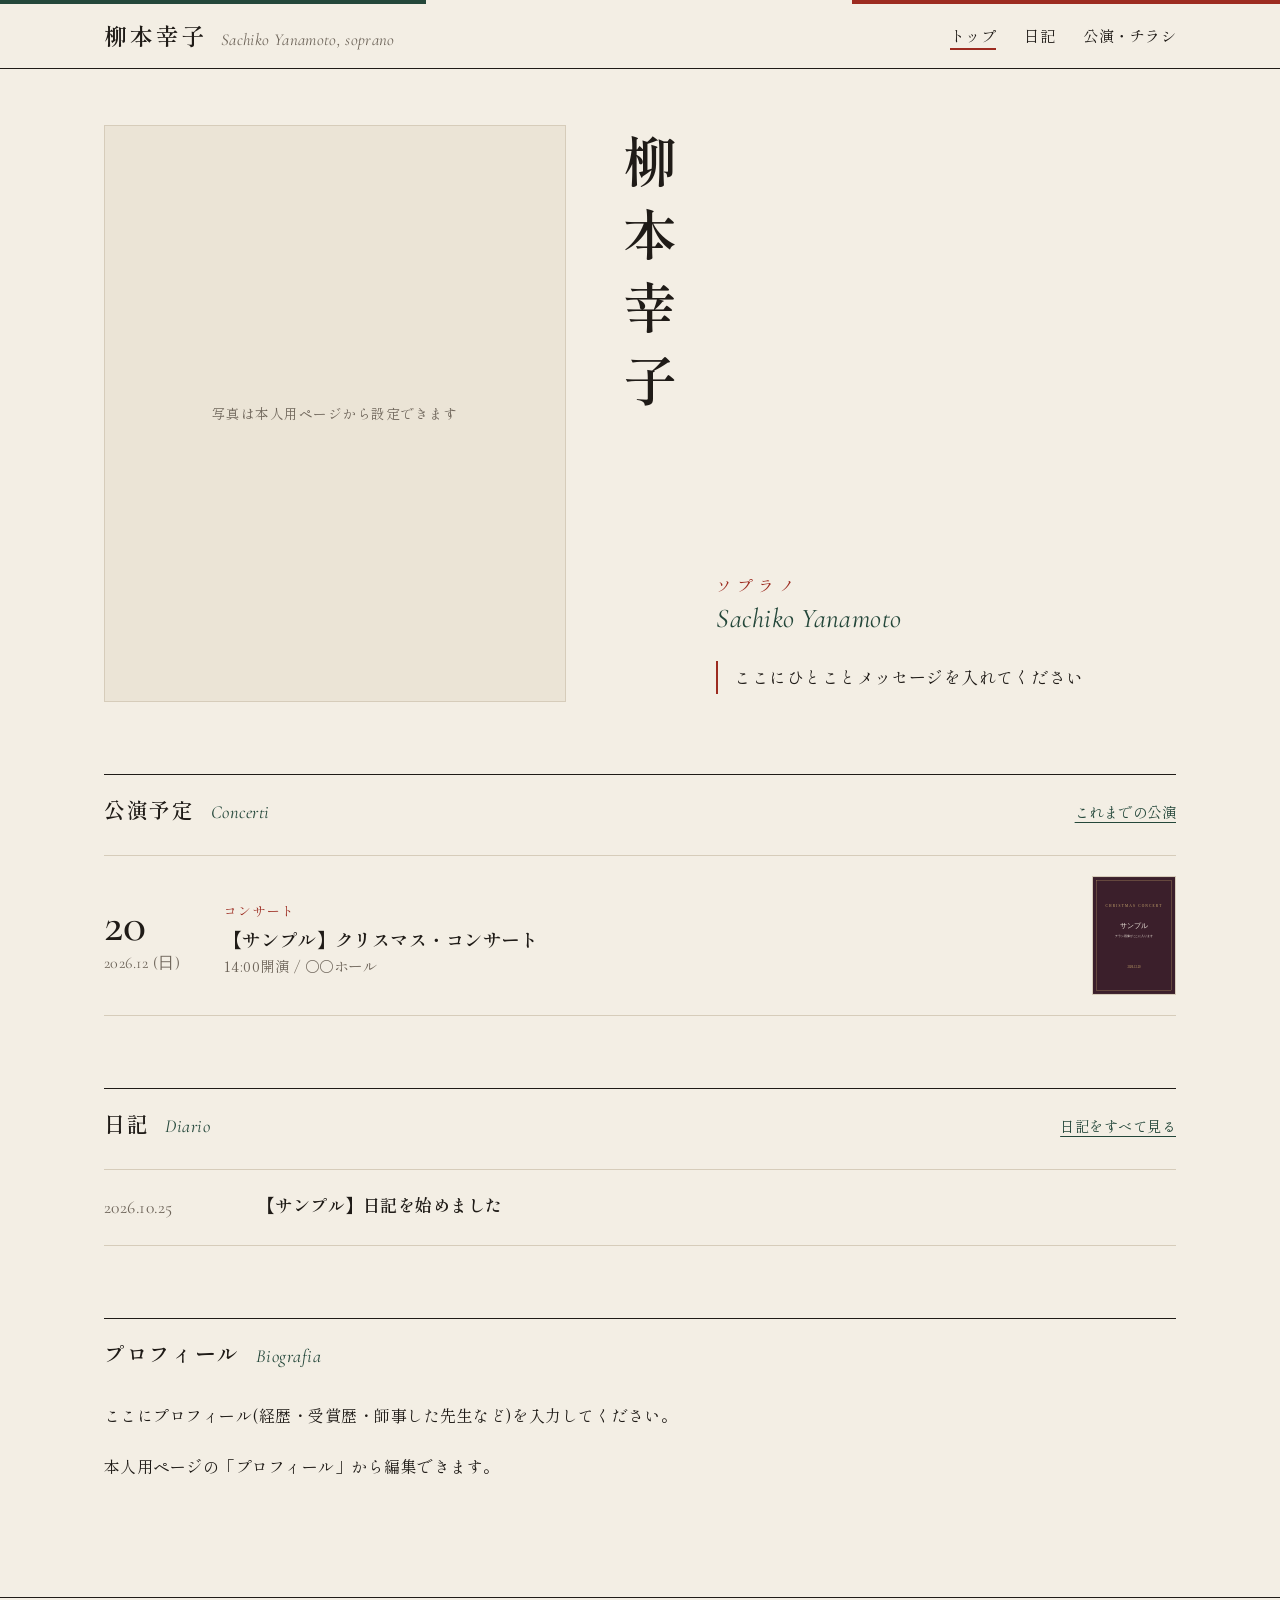
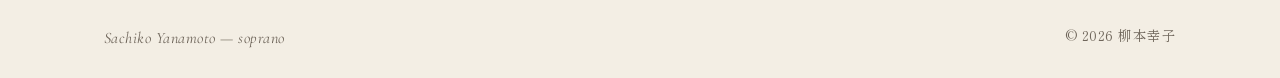
<file: index.html>
<!doctype html>
<html lang="ja">
<head>
  <meta charset="utf-8">
  <meta name="viewport" content="width=device-width, initial-scale=1">
  <title>柳本幸子 | ソプラノ</title>
  <link rel="preconnect" href="https://fonts.googleapis.com">
  <link href="https://fonts.googleapis.com/css2?family=Cormorant+Garamond:ital,wght@0,400;0,500;1,400&family=Shippori+Mincho:wght@400;600&display=swap" rel="stylesheet">
  <link rel="stylesheet" href="assets/style.css">
</head>
<body>
  <header class="site-header" id="site-header"></header>
  <main>
    <section class="hero">
      <div class="hero-photo" id="photo">写真は本人用ページから設定できます</div>
      <div class="hero-text">
        <h1 id="name">柳本幸子</h1>
        <div class="hero-side">
          <p class="role" id="role">ソプラノ</p>
          <p class="en" id="name-en"></p>
          <p class="catch" id="catch"></p>
        </div>
      </div>
    </section>

    <div class="section-head"><h2>公演予定</h2><span class="it">Concerti</span><a class="more" href="concerts.html">これまでの公演</a></div>
    <ul class="sched" id="upcoming"></ul>

    <div class="section-head"><h2>日記</h2><span class="it">Diario</span><a class="more" href="diary.html">日記をすべて見る</a></div>
    <ul class="post-list" id="recent-posts"></ul>

    <div class="section-head"><h2>プロフィール</h2><span class="it">Biografia</span></div>
    <div class="bio-wrap">
      <div class="bio" id="bio"></div>
      <p id="contact"></p>
    </div>
  </main>
  <footer class="site-footer" id="site-footer"></footer>

  <script src="assets/site.js"></script>
  <script>
    Site.header("home");
    (async () => {
      const [profile, posts, events] = await Promise.all([Site.load("profile"), Site.load("posts"), Site.load("events")]);

      document.getElementById("role").textContent = profile.role;
      document.getElementById("name").textContent = profile.name;
      document.getElementById("name-en").textContent = profile.nameEn;
      document.getElementById("catch").textContent = profile.catchphrase;
      document.getElementById("catch").hidden = !profile.catchphrase;
      document.getElementById("bio").innerHTML = Site.formatBody(profile.bio);
      if (profile.contact) document.getElementById("contact").innerHTML = "お問い合わせ: " + Site.formatBody(profile.contact).replace(/^<p>|<\/p>$/g, "");
      if (profile.photo) document.getElementById("photo").innerHTML = `<img src="${Site.esc(profile.photo)}" alt="${Site.esc(profile.name)}">`;

      const upcoming = Site.sortedEvents(events).filter((e) => e.date >= Site.today()).reverse().slice(0, 5);
      document.getElementById("upcoming").innerHTML = upcoming.length
        ? upcoming.map((e) => Site.schedRow(e, "a", `href="concerts.html#${encodeURIComponent(e.id)}"`)).join("")
        : `<li class="empty">現在予定されている公演はありません</li>`;

      const recent = Site.publishedPosts(posts).slice(0, 5);
      document.getElementById("recent-posts").innerHTML = recent.length
        ? recent.map((p) => `<li><a href="post.html?id=${encodeURIComponent(p.id)}"><span class="d">${Site.dotDate(p.date)}</span><span class="t">${Site.esc(p.title)}</span></a></li>`).join("")
        : `<li class="empty">まだ日記はありません</li>`;
    })();
  </script>
</body>
</html>
</file>
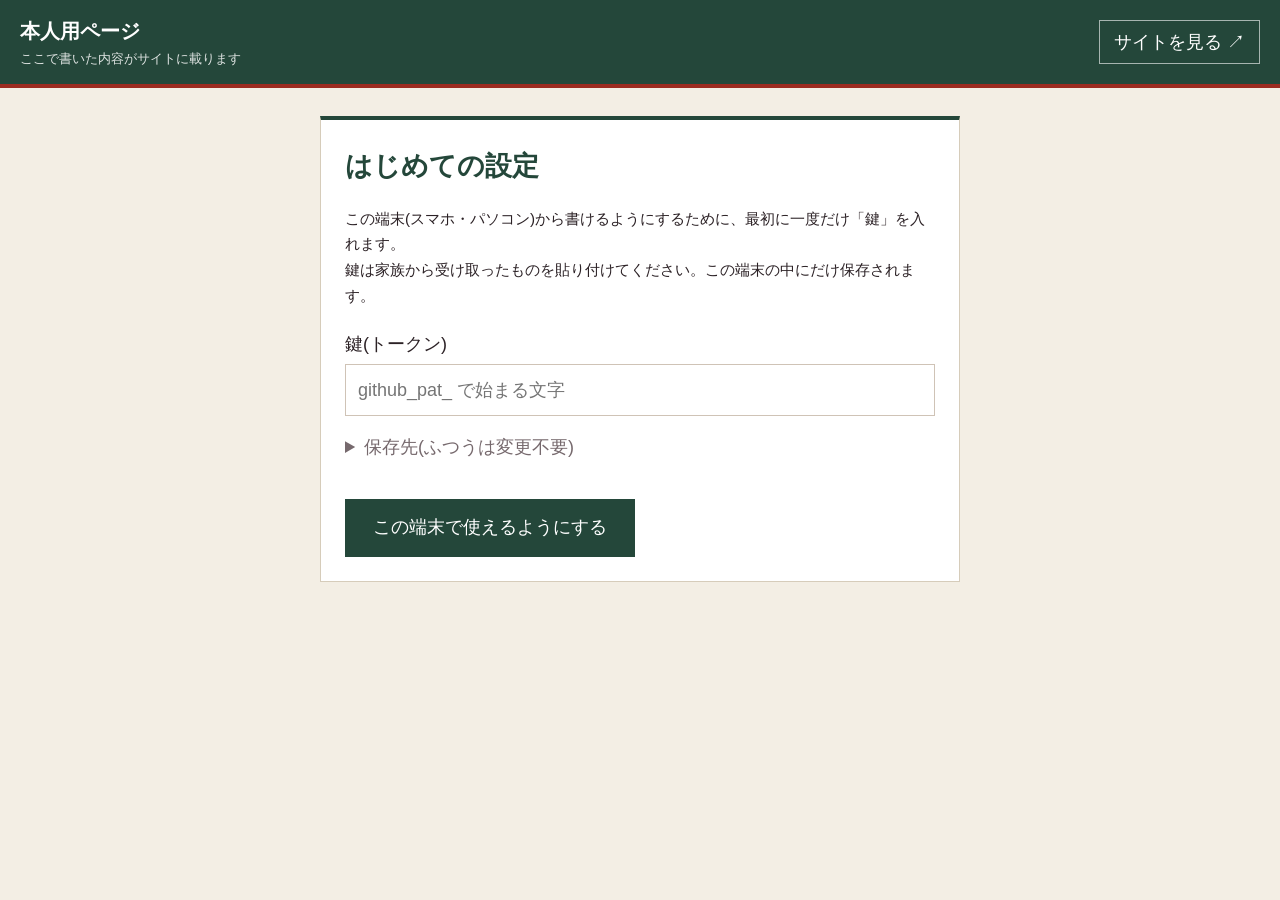
<file: admin/index.html>
<!doctype html>
<html lang="ja">
<head>
  <meta charset="utf-8">
  <meta name="viewport" content="width=device-width, initial-scale=1">
  <meta name="robots" content="noindex">
  <title>本人用ページ | 柳本幸子</title>
  <link rel="stylesheet" href="admin.css">
</head>
<body class="loading">
  <header class="bar">
    <div class="bar-title">本人用ページ<small>ここで書いた内容がサイトに載ります</small></div>
    <div class="bar-links">
      <a class="view-link" href="../" target="_blank">サイトを見る ↗</a>
      <button class="view-link" id="forget" hidden>設定</button>
    </div>
  </header>

  <div id="offline" class="offline" hidden></div>

  <section id="setup" class="setup" hidden>
    <form id="setup-form" class="editor">
      <h2>はじめての設定</h2>
      <p>この端末(スマホ・パソコン)から書けるようにするために、最初に一度だけ「鍵」を入れます。<br>
        鍵は家族から受け取ったものを貼り付けてください。この端末の中にだけ保存されます。</p>
      <label>鍵(トークン)<input type="password" name="token" required autocomplete="off" placeholder="github_pat_ で始まる文字"></label>
      <details>
        <summary>保存先(ふつうは変更不要)</summary>
        <div class="row">
          <label>ユーザー名<input type="text" name="owner" required></label>
          <label>リポジトリ名<input type="text" name="repo" required></label>
        </div>
      </details>
      <div class="actions"><button type="submit" class="primary big">この端末で使えるようにする</button></div>
    </form>
  </section>

  <nav class="tabs">
    <button data-tab="posts" class="on">日記</button>
    <button data-tab="events">公演・チラシ</button>
    <button data-tab="profile">プロフィール</button>
  </nav>

  <main>
    <!-- 日記 -->
    <section id="tab-posts">
      <div id="posts-list">
        <button class="primary big" id="new-post">＋ 新しい日記を書く</button>
        <ul class="items" id="posts-items"></ul>
      </div>
      <form id="post-form" class="editor" hidden>
        <h2 id="post-form-title">日記を書く</h2>
        <label>日付<input type="date" name="date" required></label>
        <label>タイトル<input type="text" name="title" required placeholder="例:リハーサルの日"></label>
        <label>本文<textarea name="body" rows="14" placeholder="空行をはさむと段落が分かれます"></textarea></label>
        <div class="field">
          <div class="label">写真(何枚でも)</div>
          <div class="thumbs" id="post-images"></div>
          <label class="file-btn">写真を追加<input type="file" accept="image/*" multiple id="post-image-input" hidden></label>
        </div>
        <label class="check"><input type="checkbox" name="draft"> 下書きにする(サイトには表示しない)</label>
        <div class="actions">
          <button type="submit" class="primary big">保存する</button>
          <button type="button" class="ghost" data-cancel>やめる</button>
          <button type="button" class="danger" id="delete-post">この日記を削除</button>
        </div>
      </form>
    </section>

    <!-- 公演 -->
    <section id="tab-events" hidden>
      <div id="events-list">
        <button class="primary big" id="new-event">＋ 公演を追加する</button>
        <ul class="items" id="events-items"></ul>
      </div>
      <form id="event-form" class="editor" hidden>
        <h2 id="event-form-title">公演を追加</h2>
        <div class="row">
          <label>日付<input type="date" name="date" required></label>
          <label>時間<input type="text" name="time" placeholder="例:14:00開演"></label>
          <label>種類
            <select name="category">
              <option>リサイタル</option><option>コンサート</option><option>イベント</option><option>その他</option>
            </select>
          </label>
        </div>
        <label>公演名<input type="text" name="title" required placeholder="例:柳本幸子 ソプラノ・リサイタル"></label>
        <label>会場<input type="text" name="venue"></label>
        <label>出演者<textarea name="performers" rows="2" placeholder="例:柳本幸子(ソプラノ)/ ○○○○(ピアノ)"></textarea></label>
        <label>曲目<textarea name="program" rows="4"></textarea></label>
        <label>説明・ひとこと<textarea name="description" rows="4"></textarea></label>
        <div class="row">
          <div class="field">
            <div class="label">チラシ(表)</div>
            <div class="flyer-slot" data-slot="flyer"></div>
          </div>
          <div class="field">
            <div class="label">チラシ(裏)</div>
            <div class="flyer-slot" data-slot="flyerBack"></div>
          </div>
        </div>
        <div class="actions">
          <button type="submit" class="primary big">保存する</button>
          <button type="button" class="ghost" data-cancel>やめる</button>
          <button type="button" class="danger" id="delete-event">この公演を削除</button>
        </div>
      </form>
    </section>

    <!-- プロフィール -->
    <section id="tab-profile" hidden>
      <form id="profile-form" class="editor">
        <h2>プロフィール</h2>
        <div class="row">
          <label>名前<input type="text" name="name"></label>
          <label>ローマ字<input type="text" name="nameEn"></label>
          <label>肩書き<input type="text" name="role"></label>
        </div>
        <label>ひとことメッセージ<input type="text" name="catchphrase"></label>
        <label>プロフィール本文<textarea name="bio" rows="12"></textarea></label>
        <label>お問い合わせ先(任意)<input type="text" name="contact" placeholder="メールアドレスなど"></label>
        <div class="field">
          <div class="label">トップページの写真</div>
          <div class="flyer-slot" data-slot="photo"></div>
        </div>
        <div class="actions"><button type="submit" class="primary big">保存する</button></div>
      </form>
    </section>
  </main>

  <div id="toast" class="toast"></div>
  <script src="store.js"></script>
  <script src="admin.js"></script>
</body>
</html>
</file>
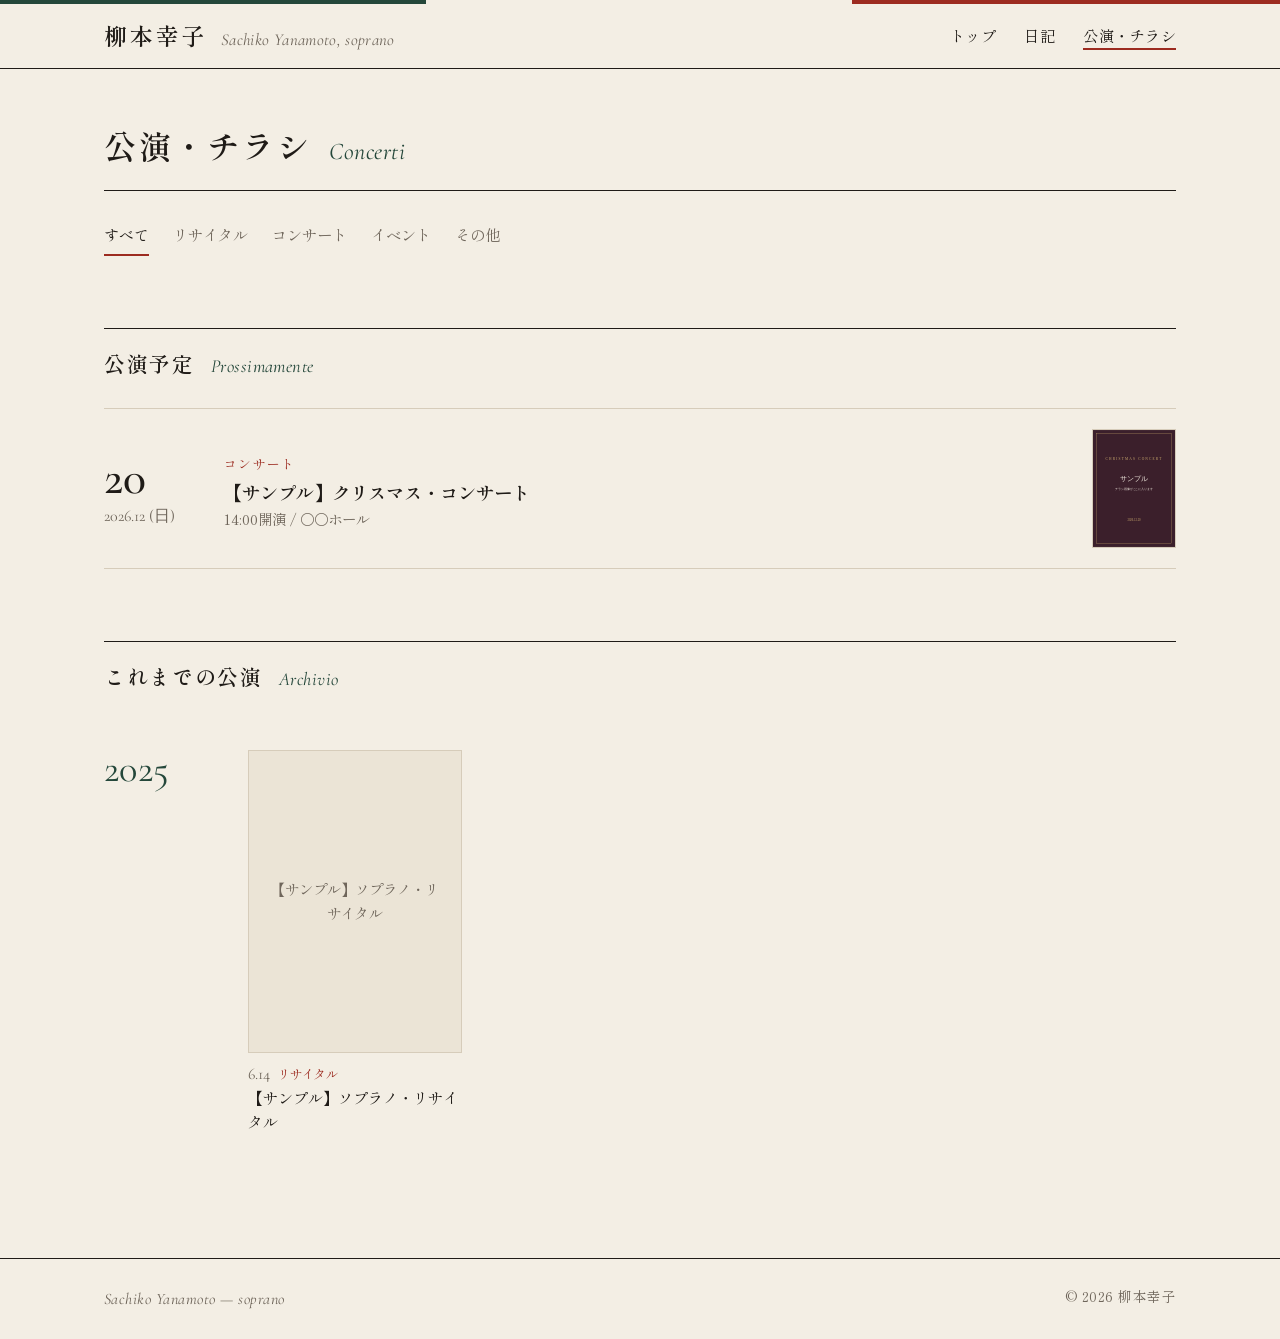
<file: concerts.html>
<!doctype html>
<html lang="ja">
<head>
  <meta charset="utf-8">
  <meta name="viewport" content="width=device-width, initial-scale=1">
  <title>公演・チラシ | 柳本幸子</title>
  <link rel="preconnect" href="https://fonts.googleapis.com">
  <link href="https://fonts.googleapis.com/css2?family=Cormorant+Garamond:ital,wght@0,400;0,500;1,400&family=Shippori+Mincho:wght@400;600&display=swap" rel="stylesheet">
  <link rel="stylesheet" href="assets/style.css">
</head>
<body>
  <header class="site-header" id="site-header"></header>
  <main>
    <div class="page-title"><h1>公演・チラシ</h1><span class="it">Concerti</span></div>
    <div class="filters" id="cats"></div>

    <div class="section-head"><h2>公演予定</h2><span class="it">Prossimamente</span></div>
    <ul class="sched" id="upcoming"></ul>

    <div class="section-head"><h2>これまでの公演</h2><span class="it">Archivio</span></div>
    <div id="past"></div>
  </main>
  <footer class="site-footer" id="site-footer"></footer>

  <div class="modal" id="modal" role="dialog" aria-modal="true">
    <div class="modal-box">
      <button class="modal-close" aria-label="閉じる">×</button>
      <div id="modal-body"></div>
    </div>
  </div>

  <script src="assets/site.js"></script>
  <script>
    Site.header("concerts");
    const CATS = ["すべて", "リサイタル", "コンサート", "イベント", "その他"];
    let cat = "すべて";
    let events = [];

    function flyerCard(e) {
      const { m, d } = Site.dateParts(e.date);
      return `
        <button class="flyer-card" data-id="${Site.esc(e.id)}">
          <div class="flyer">${e.flyer ? `<img src="${Site.esc(e.flyer)}" alt="${Site.esc(e.title)} チラシ" loading="lazy">` : `<div class="noflyer">${Site.esc(e.title)}</div>`}</div>
          <div class="d">${m}.${d}<span class="cat">${Site.esc(e.category)}</span></div>
          <div class="t">${Site.esc(e.title)}</div>
        </button>`;
    }

    function render() {
      document.getElementById("cats").innerHTML = CATS.map((c) => `<button data-c="${c}" class="${c === cat ? "on" : ""}">${c}</button>`).join("");
      const today = Site.today();
      const list = events.filter((e) => cat === "すべて" || e.category === cat);
      const upcoming = list.filter((e) => e.date >= today).reverse();
      const past = list.filter((e) => e.date < today);

      document.getElementById("upcoming").innerHTML = upcoming.length
        ? upcoming.map((e) => Site.schedRow(e, "button", `data-id="${Site.esc(e.id)}"`)).join("")
        : `<li class="empty">現在予定されている公演はありません</li>`;

      const years = [...new Set(past.map((e) => e.date.slice(0, 4)))];
      document.getElementById("past").innerHTML = years.length
        ? years.map((y) => `
          <section class="year-block">
            <div class="y">${y}</div>
            <div class="flyer-grid">${past.filter((e) => e.date.startsWith(y)).map(flyerCard).join("")}</div>
          </section>`).join("")
        : `<p class="empty">該当する公演はありません</p>`;
    }

    function openModal(id) {
      const e = events.find((x) => x.id === id);
      if (!e) return;
      const rows = [["日時", `${Site.formatDate(e.date)} ${e.time || ""}`], ["会場", e.venue], ["出演", e.performers], ["曲目", e.program]]
        .filter(([, v]) => v && v.trim())
        .map(([k, v]) => `<dt>${k}</dt><dd>${Site.esc(v)}</dd>`).join("");
      const flyers = [e.flyer, e.flyerBack].filter(Boolean);
      document.getElementById("modal-body").innerHTML = `
        <div class="modal-grid" style="${flyers.length ? "" : "grid-template-columns:1fr"}">
          ${flyers.length ? `<div class="modal-flyers">${flyers.map((f) => `<a href="${Site.esc(f)}" target="_blank" rel="noopener"><img src="${Site.esc(f)}" alt="チラシ"></a>`).join("")}</div>` : ""}
          <div>
            <span class="cat">${Site.esc(e.category)}</span>
            <h2>${Site.esc(e.title)}</h2>
            <dl class="detail">${rows}</dl>
            ${e.description ? `<div class="bio" style="margin-top:24px">${Site.formatBody(e.description)}</div>` : ""}
          </div>
        </div>`;
      document.getElementById("modal").classList.add("open");
      history.replaceState(null, "", "#" + encodeURIComponent(id));
    }
    function closeModal() {
      document.getElementById("modal").classList.remove("open");
      history.replaceState(null, "", location.pathname);
    }

    document.getElementById("cats").addEventListener("click", (e) => { if (e.target.dataset.c) { cat = e.target.dataset.c; render(); } });
    document.querySelector("main").addEventListener("click", (e) => { const c = e.target.closest("[data-id]"); if (c) openModal(c.dataset.id); });
    document.getElementById("modal").addEventListener("click", (e) => { if (e.target.id === "modal" || e.target.closest(".modal-close")) closeModal(); });
    document.addEventListener("keydown", (e) => { if (e.key === "Escape") closeModal(); });

    (async () => {
      events = Site.sortedEvents(await Site.load("events"));
      render();
      if (location.hash) openModal(decodeURIComponent(location.hash.slice(1)));
    })();
  </script>
</body>
</html>
</file>
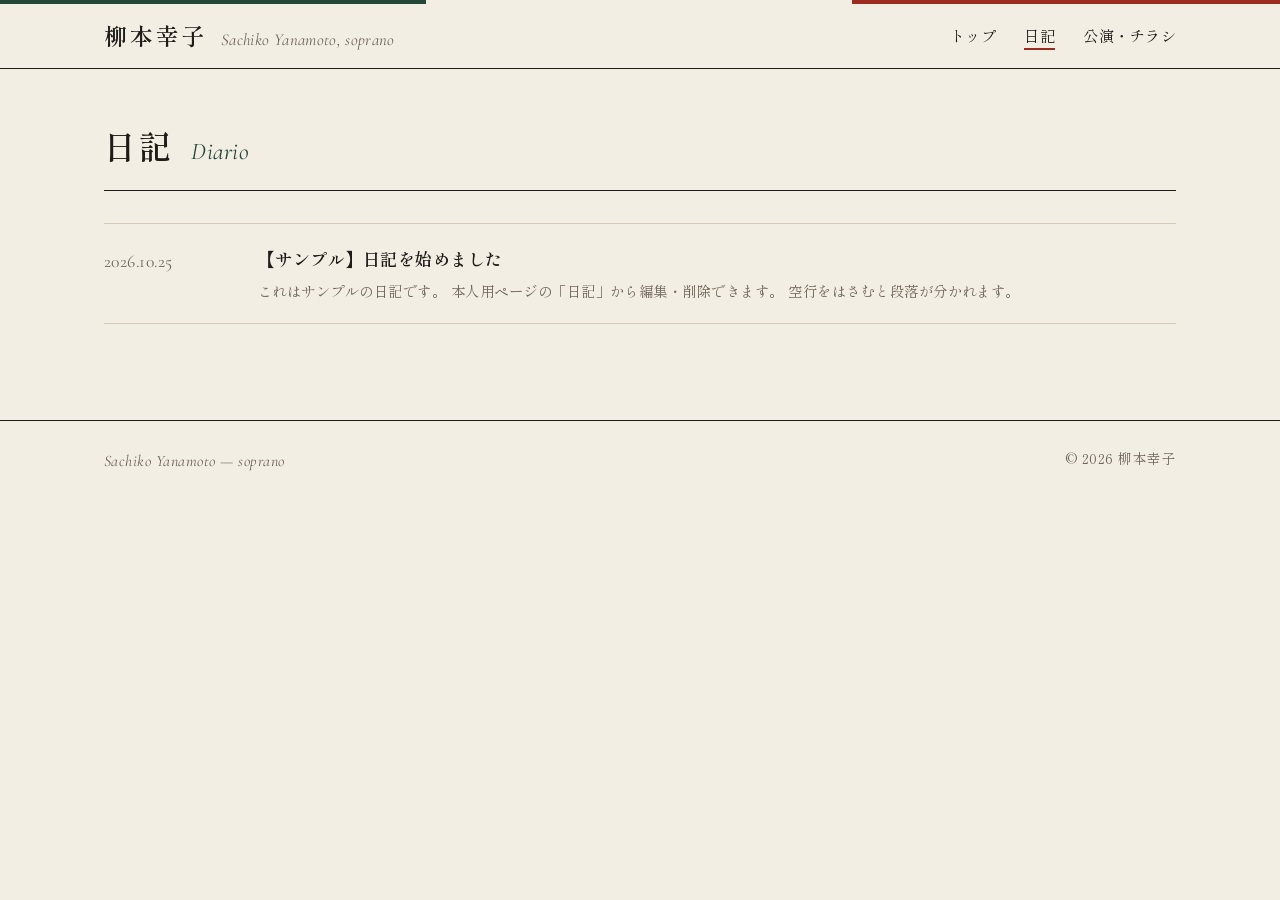
<file: diary.html>
<!doctype html>
<html lang="ja">
<head>
  <meta charset="utf-8">
  <meta name="viewport" content="width=device-width, initial-scale=1">
  <title>日記 | 柳本幸子</title>
  <link rel="preconnect" href="https://fonts.googleapis.com">
  <link href="https://fonts.googleapis.com/css2?family=Cormorant+Garamond:ital,wght@0,400;0,500;1,400&family=Shippori+Mincho:wght@400;600&display=swap" rel="stylesheet">
  <link rel="stylesheet" href="assets/style.css">
</head>
<body>
  <header class="site-header" id="site-header"></header>
  <main>
    <div class="page-title"><h1>日記</h1><span class="it">Diario</span></div>
    <div class="filters" id="years"></div>
    <ul class="post-list" id="posts"></ul>
  </main>
  <footer class="site-footer" id="site-footer"></footer>

  <script src="assets/site.js"></script>
  <script>
    Site.header("diary");
    (async () => {
      const posts = Site.publishedPosts(await Site.load("posts"));
      const years = [...new Set(posts.map((p) => p.date.slice(0, 4)))];
      let year = "";

      function render() {
        document.getElementById("years").innerHTML = years.length > 1
          ? ["", ...years].map((y) => `<button data-y="${y}" class="${y === year ? "on" : ""}">${y ? y + "年" : "すべて"}</button>`).join("")
          : "";
        const list = posts.filter((p) => !year || p.date.startsWith(year));
        document.getElementById("posts").innerHTML = list.length
          ? list.map((p) => `
            <li><a href="post.html?id=${encodeURIComponent(p.id)}">
              <span class="d">${Site.dotDate(p.date)}</span>
              <span><span class="t">${Site.esc(p.title)}</span><span class="x">${Site.esc(p.body.replace(/\s+/g, " "))}</span></span>
            </a></li>`).join("")
          : `<li class="empty">まだ日記はありません</li>`;
      }
      document.getElementById("years").addEventListener("click", (e) => {
        if (e.target.dataset.y === undefined) return;
        year = e.target.dataset.y;
        render();
      });
      render();
    })();
  </script>
</body>
</html>
</file>
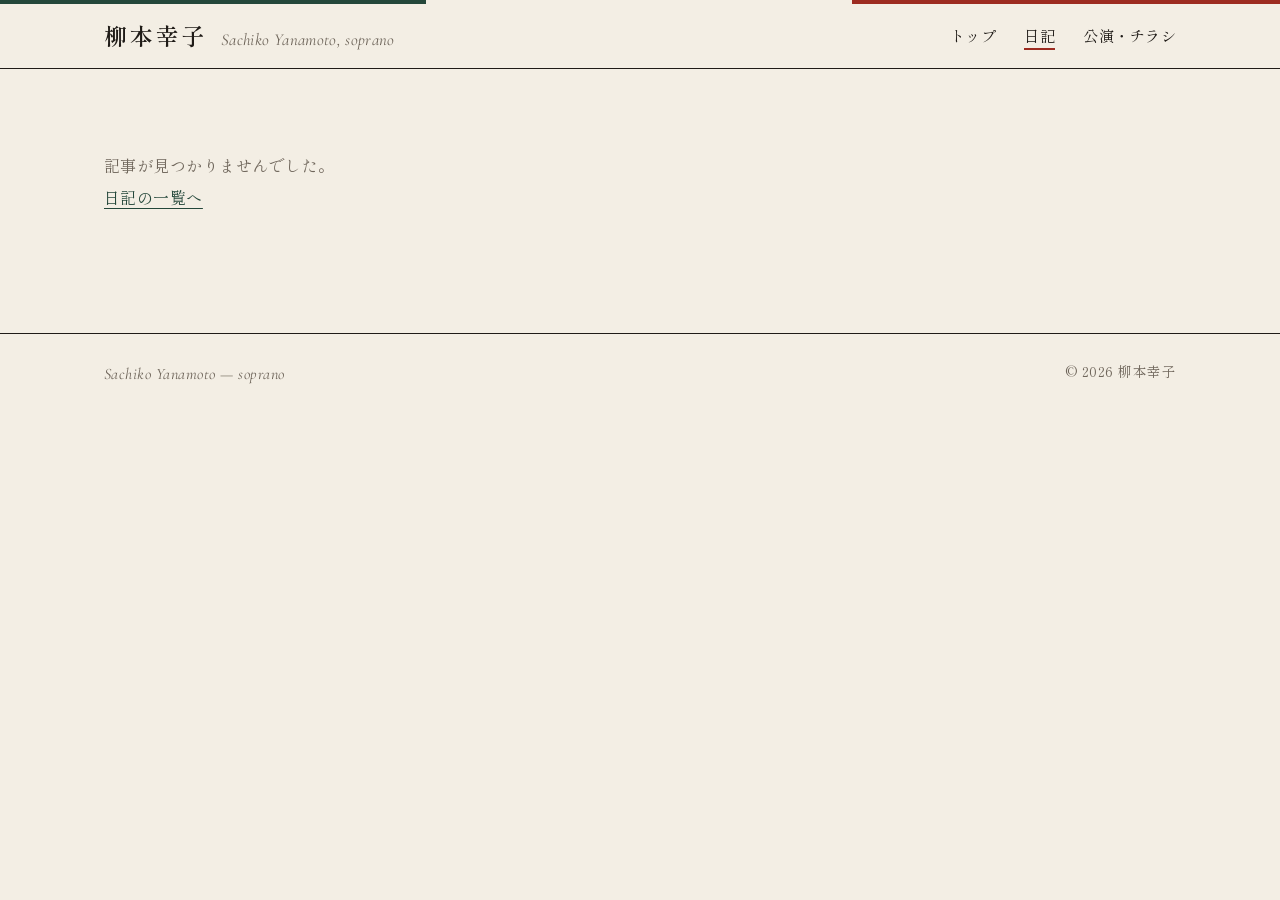
<file: post.html>
<!doctype html>
<html lang="ja">
<head>
  <meta charset="utf-8">
  <meta name="viewport" content="width=device-width, initial-scale=1">
  <title>日記 | 柳本幸子</title>
  <link rel="preconnect" href="https://fonts.googleapis.com">
  <link href="https://fonts.googleapis.com/css2?family=Cormorant+Garamond:ital,wght@0,400;0,500;1,400&family=Shippori+Mincho:wght@400;600&display=swap" rel="stylesheet">
  <link rel="stylesheet" href="assets/style.css">
</head>
<body>
  <header class="site-header" id="site-header"></header>
  <main>
    <article class="post" id="post"></article>
  </main>
  <footer class="site-footer" id="site-footer"></footer>

  <script src="assets/site.js"></script>
  <script>
    Site.header("diary");
    (async () => {
      const posts = Site.publishedPosts(await Site.load("posts"));
      const id = new URLSearchParams(location.search).get("id");
      const i = posts.findIndex((p) => p.id === id);
      const el = document.getElementById("post");
      if (i < 0) {
        el.innerHTML = `<p class="empty">記事が見つかりませんでした。<br><a href="diary.html">日記の一覧へ</a></p>`;
        return;
      }
      const p = posts[i], newer = posts[i - 1], older = posts[i + 1];
      const { wd } = Site.dateParts(p.date);
      document.title = `${p.title} | 柳本幸子`;
      el.innerHTML = `
        <div class="d">${Site.dotDate(p.date)} <span style="font-family:var(--mincho);font-size:.85rem">(${wd})</span></div>
        <h1>${Site.esc(p.title)}</h1>
        <div class="body">${Site.formatBody(p.body)}</div>
        ${p.images?.length ? `<div class="imgs">${p.images.map((src) => `<img src="${Site.esc(src)}" alt="" loading="lazy">`).join("")}</div>` : ""}
        <nav class="post-nav">
          <span>${newer ? `<a href="post.html?id=${encodeURIComponent(newer.id)}">新しい日記<br>${Site.esc(newer.title)}</a>` : ""}</span>
          <a href="diary.html">一覧</a>
          <span>${older ? `<a href="post.html?id=${encodeURIComponent(older.id)}">前の日記<br>${Site.esc(older.title)}</a>` : ""}</span>
        </nav>`;
    })();
  </script>
</body>
</html>
</file>
<file: assets/style.css>
/* 配色: イタリアの漆喰の白、オリーブの深い緑、テラコッタの赤 */
:root {
  --paper: #f3eee4;
  --paper-2: #ebe4d6;
  --ink: #1f1b17;
  --muted: #6f665b;
  --verde: #24473a;
  --rosso: #9c2b20;
  --line: #d6ccba;
  --mincho: "Shippori Mincho", "Yu Mincho", "Hiragino Mincho ProN", serif;
  --latin: "Cormorant Garamond", "Garamond", serif;
}

* { box-sizing: border-box; }
html { -webkit-text-size-adjust: 100%; }
body {
  margin: 0;
  background: var(--paper);
  color: var(--ink);
  font-family: var(--mincho);
  font-size: 16px;
  line-height: 2;
  letter-spacing: 0.03em;
}
img { max-width: 100%; display: block; }
a { color: var(--verde); text-underline-offset: 4px; text-decoration-thickness: 1px; }
a:hover { color: var(--rosso); }
.latin { font-family: var(--latin); }

/* ---------- header ---------- */
.site-header { background: var(--paper); border-bottom: 1px solid var(--ink); }
.site-header::before {
  content: ""; display: block; height: 4px;
  background: linear-gradient(90deg, var(--verde) 0 33.3%, var(--paper) 33.3% 66.6%, var(--rosso) 66.6%);
}
.site-header .inner {
  max-width: 1120px; margin: 0 auto; padding: 18px 24px;
  display: flex; align-items: flex-end; justify-content: space-between; gap: 12px 24px; flex-wrap: wrap;
}
.brand { text-decoration: none; color: var(--ink); display: flex; align-items: baseline; gap: 14px; line-height: 1.2; }
.brand:hover { color: var(--ink); }
.brand .ja { font-size: 1.45rem; font-weight: 600; letter-spacing: 0.12em; }
.brand .en { font-family: var(--latin); font-style: italic; font-size: 1.05rem; color: var(--muted); letter-spacing: 0.02em; }
.site-nav { display: flex; gap: 28px; line-height: 1.2; }
.site-nav a { text-decoration: none; color: var(--ink); font-size: 0.95rem; padding-bottom: 4px; border-bottom: 2px solid transparent; }
.site-nav a:hover { color: var(--verde); }
.site-nav a.active { border-bottom-color: var(--rosso); }

main { max-width: 1120px; margin: 0 auto; padding: 56px 24px 96px; }

/* ページ見出し: 日本語 + イタリア語(斜体) */
.page-title {
  display: flex; align-items: baseline; gap: 18px; flex-wrap: wrap;
  border-bottom: 1px solid var(--ink); padding-bottom: 14px; margin: 0 0 36px;
}
.page-title h1 { margin: 0; font-size: 2rem; font-weight: 600; letter-spacing: 0.08em; line-height: 1.3; }
.page-title .it { font-family: var(--latin); font-style: italic; font-size: 1.5rem; color: var(--verde); }

.section-head {
  display: flex; align-items: baseline; gap: 16px;
  border-top: 1px solid var(--ink); margin: 72px 0 24px; padding-top: 14px;
}
.section-head h2 { margin: 0; font-size: 1.3rem; font-weight: 600; letter-spacing: 0.08em; }
.section-head .it { font-family: var(--latin); font-style: italic; color: var(--verde); font-size: 1.15rem; }
.section-head .more { margin-left: auto; font-size: 0.9rem; }

/* ---------- top ---------- */
.hero { display: grid; grid-template-columns: minmax(0, 5fr) minmax(0, 6fr); gap: 56px; align-items: stretch; }
.hero-photo { aspect-ratio: 4 / 5; background: var(--paper-2); border: 1px solid var(--line); overflow: hidden;
  display: flex; align-items: center; justify-content: center; color: var(--muted); font-size: 0.85rem; }
.hero-photo img { width: 100%; height: 100%; object-fit: cover; }
.hero-text { display: flex; gap: 40px; padding-top: 8px; }
.hero-text h1 {
  writing-mode: vertical-rl; margin: 0; font-size: 3.4rem; font-weight: 600; letter-spacing: 0.35em; line-height: 1;
}
.hero-side { display: flex; flex-direction: column; justify-content: flex-end; padding-bottom: 8px; }
.hero-side .role { color: var(--rosso); font-size: 1rem; letter-spacing: 0.3em; margin: 0; }
.hero-side .en { font-family: var(--latin); font-style: italic; font-size: 1.7rem; color: var(--verde); margin: 0 0 24px; line-height: 1.3; }
.hero-side .catch { margin: 0; font-size: 1.05rem; border-left: 2px solid var(--rosso); padding-left: 16px; }
.bio p { margin: 0 0 1.2em; }
.bio-wrap { max-width: 760px; }

/* 公演予定のリスト(プログラムの日程表のような形) */
.sched { list-style: none; padding: 0; margin: 0; }
.sched li { border-bottom: 1px solid var(--line); }
.sched li:first-child { border-top: 1px solid var(--line); }
.sched a, .sched button {
  display: grid; grid-template-columns: 96px minmax(0, 1fr) 84px; gap: 24px; align-items: center;
  padding: 20px 0; text-decoration: none; color: var(--ink); width: 100%;
  background: none; border: 0; font: inherit; text-align: left; cursor: pointer;
}
.sched a:hover .t, .sched button:hover .t { color: var(--verde); }
.sched .date { line-height: 1; }
.sched .day { font-family: var(--latin); font-size: 3rem; font-weight: 500; display: block; }
.sched .ym { font-family: var(--latin); font-size: 1rem; color: var(--muted); display: block; margin-top: 6px; }
.sched .cat { color: var(--rosso); font-size: 0.8rem; letter-spacing: 0.1em; }
.sched .t { font-size: 1.15rem; font-weight: 600; line-height: 1.6; display: block; }
.sched .v { color: var(--muted); font-size: 0.9rem; display: block; line-height: 1.7; }
.sched .thumb { width: 84px; aspect-ratio: 1 / 1.414; object-fit: cover; border: 1px solid var(--line); background: var(--paper-2); }

/* ---------- diary ---------- */
.post-list { list-style: none; padding: 0; margin: 0; }
.post-list li { border-bottom: 1px solid var(--line); }
.post-list li:first-child { border-top: 1px solid var(--line); }
.post-list a { display: grid; grid-template-columns: 130px minmax(0, 1fr); gap: 24px; padding: 20px 0; text-decoration: none; color: var(--ink); }
.post-list a:hover .t { color: var(--verde); }
.post-list .d { font-family: var(--latin); font-size: 1.1rem; color: var(--muted); }
.post-list .t { font-size: 1.08rem; font-weight: 600; display: block; line-height: 1.7; }
.post-list .x { color: var(--muted); font-size: 0.9rem; margin-top: 4px; line-height: 1.8;
  display: -webkit-box; -webkit-line-clamp: 2; -webkit-box-orient: vertical; overflow: hidden; }

.post { max-width: 700px; }
.post .d { font-family: var(--latin); font-size: 1.15rem; color: var(--muted); }
.post h1 { font-size: 1.8rem; font-weight: 600; margin: 4px 0 36px; line-height: 1.6; letter-spacing: 0.05em;
  border-bottom: 1px solid var(--ink); padding-bottom: 20px; }
.post .body { font-size: 1.04rem; }
.post .body p { margin: 0 0 1.6em; }
.post .imgs { display: grid; gap: 20px; margin: 36px 0; }
.post-nav { display: grid; grid-template-columns: 1fr auto 1fr; gap: 16px; margin-top: 64px;
  border-top: 1px solid var(--ink); padding-top: 18px; font-size: 0.9rem; line-height: 1.7; }
.post-nav span:last-child { text-align: right; }

/* ---------- 絞り込み(下線のタブ) ---------- */
.filters { display: flex; flex-wrap: wrap; gap: 4px 24px; margin: -12px 0 8px; }
.filters button {
  font: inherit; font-size: 0.95rem; background: none; border: 0; border-bottom: 2px solid transparent;
  padding: 4px 0; color: var(--muted); cursor: pointer;
}
.filters button:hover { color: var(--ink); }
.filters button.on { color: var(--ink); border-bottom-color: var(--rosso); }

/* ---------- 過去の公演: 年ごとにチラシを並べる ---------- */
.year-block { display: grid; grid-template-columns: 120px minmax(0, 1fr); gap: 24px; padding: 28px 0; border-top: 1px solid var(--line); }
.year-block:first-of-type { border-top: 0; }
.year-block .y { font-family: var(--latin); font-size: 2.4rem; line-height: 1; color: var(--verde); }
.flyer-grid { display: grid; grid-template-columns: repeat(auto-fill, minmax(170px, 1fr)); gap: 32px 24px; }
.flyer-card { background: none; border: 0; padding: 0; text-align: left; font: inherit; color: inherit; cursor: pointer; }
.flyer-card .flyer {
  aspect-ratio: 1 / 1.414; background: var(--paper-2); border: 1px solid var(--line); overflow: hidden;
  display: flex; align-items: center; justify-content: center;
}
.flyer-card:hover .flyer { border-color: var(--ink); }
.flyer-card .flyer img { width: 100%; height: 100%; object-fit: cover; }
.flyer-card .noflyer { padding: 16px; text-align: center; font-size: 0.9rem; line-height: 1.7; color: var(--muted); }
.flyer-card .d { font-family: var(--latin); font-size: 1rem; color: var(--muted); margin-top: 10px; line-height: 1.4; }
.flyer-card .t { font-size: 0.95rem; line-height: 1.6; }
.flyer-card .cat { color: var(--rosso); font-size: 0.78rem; margin-left: 8px; font-family: var(--mincho); }

.empty { color: var(--muted); padding: 24px 0; margin: 0; }

/* ---------- modal ---------- */
.modal { position: fixed; inset: 0; background: rgba(25, 22, 18, .78); z-index: 50;
  display: none; align-items: flex-start; justify-content: center; overflow-y: auto; padding: 40px 16px; }
.modal.open { display: flex; }
.modal-box { background: var(--paper); max-width: 980px; width: 100%; padding: 40px; position: relative; border-top: 4px solid var(--verde); }
.modal-close { position: absolute; top: 10px; right: 14px; background: none; border: 0; font-size: 1.8rem; line-height: 1; cursor: pointer; color: var(--ink); }
.modal-grid { display: grid; grid-template-columns: 1fr 1fr; gap: 40px; }
.modal-flyers { display: grid; gap: 14px; align-content: start; }
.modal-flyers a { display: block; border: 1px solid var(--line); }
.modal .cat { color: var(--rosso); font-size: 0.85rem; letter-spacing: 0.1em; }
.modal h2 { font-weight: 600; font-size: 1.5rem; margin: 2px 0 20px; line-height: 1.6; border-bottom: 1px solid var(--ink); padding-bottom: 14px; }
.detail { margin: 0; display: grid; grid-template-columns: 4.5em 1fr; gap: 10px 12px; }
.detail dt { color: var(--verde); font-size: 0.9rem; }
.detail dd { margin: 0; white-space: pre-wrap; line-height: 1.8; }

/* footer */
.site-footer { border-top: 1px solid var(--ink); }
.site-footer .inner { max-width: 1120px; margin: 0 auto; padding: 24px; display: flex; justify-content: space-between;
  gap: 8px 24px; flex-wrap: wrap; font-size: 0.85rem; color: var(--muted); }
.site-footer .latin { font-style: italic; font-size: 1rem; }

@media (max-width: 760px) {
  main { padding: 36px 16px 72px; }
  .site-header .inner { padding: 14px 16px; }
  .brand .en { display: none; }
  .site-nav { gap: 20px; }
  .page-title h1 { font-size: 1.6rem; }
  .hero { grid-template-columns: 1fr; gap: 28px; }
  .hero-photo { aspect-ratio: 1 / 1; }
  .hero-text { gap: 20px; }
  .hero-text h1 { font-size: 2.6rem; }
  .sched a, .sched button { grid-template-columns: 64px minmax(0, 1fr) 60px; gap: 14px; }
  .sched .day { font-size: 2.3rem; }
  .sched .ym { font-size: 0.85rem; }
  .sched .thumb { width: 60px; }
  .post-list a { grid-template-columns: 1fr; gap: 2px; }
  .year-block { grid-template-columns: 1fr; gap: 14px; }
  .flyer-grid { grid-template-columns: repeat(2, minmax(0, 1fr)); gap: 24px 14px; }
  .modal { padding: 16px 10px; }
  .modal-box { padding: 32px 18px 24px; }
  .modal-grid { grid-template-columns: 1fr; gap: 24px; }
}
</file>
<file: admin/admin.css>
:root {
  --bg: #f3eee4;
  --surface: #fff;
  --text: #2c2226;
  --muted: #76696d;
  --accent: #24473a;
  --line: #d6ccba;
  --danger: #9c2b20;
}
* { box-sizing: border-box; }
[hidden] { display: none !important; }
body {
  margin: 0; background: var(--bg); color: var(--text);
  font-family: "Yu Gothic UI", "Yu Gothic", "Hiragino Sans", "Noto Sans JP", sans-serif;
  font-size: 18px; line-height: 1.7;
}
button, input, select, textarea { font: inherit; }

.bar { border-bottom: 4px solid var(--danger);
  background: var(--accent); color: #fff; padding: 14px 20px;
  display: flex; justify-content: space-between; align-items: center; gap: 12px; flex-wrap: wrap;
}
.bar-title { font-size: 1.25rem; font-weight: bold; }
.bar-title small { display: block; font-size: 0.8rem; font-weight: normal; opacity: .85; }
.view-link { color: #fff; border: 1px solid rgba(255,255,255,.6); padding: 6px 14px; border-radius: 0; text-decoration: none; }

.bar-links { display: flex; gap: 8px; }
button.view-link { background: none; font: inherit; font-size: 0.95rem; cursor: pointer; }
.setup { max-width: 640px; margin: 28px auto; padding: 24px; background: var(--surface); border: 1px solid var(--line); border-top: 4px solid var(--accent); }
.setup p { margin: 0 0 20px; font-size: 0.95rem; }
.setup details { margin-bottom: 8px; color: var(--muted); }
.setup summary { cursor: pointer; margin-bottom: 12px; }
body.loading main { opacity: .4; pointer-events: none; }
.offline { background: #fff3cd; border-bottom: 2px solid #e0b100; padding: 16px 20px; text-align: center; }

.tabs { display: flex; gap: 4px; max-width: 900px; margin: 20px auto 0; padding: 0 16px; }
.tabs button {
  flex: 1; padding: 14px 8px; border: 1px solid var(--line); border-bottom: 0; background: #ece4da;
  border-radius: 0; cursor: pointer; font-size: 1.05rem; color: var(--muted);
}
.tabs button.on { background: var(--surface); color: var(--accent); font-weight: bold; box-shadow: inset 0 3px 0 var(--accent); }

main { max-width: 900px; margin: 0 auto; padding: 0 16px 80px; }
main > section { background: var(--surface); border: 1px solid var(--line); border-top: 0; padding: 24px; border-radius: 0; }

.items { list-style: none; padding: 0; margin: 20px 0 0; }
.items li {
  display: flex; align-items: center; gap: 14px; padding: 14px 8px; border-bottom: 1px solid var(--line); cursor: pointer;
}
.items li:hover { background: #faf6f1; }
.items .thumb { width: 54px; height: 76px; object-fit: cover; border: 1px solid var(--line); flex: none; background: #f1ebe3; }
.items .d { color: var(--muted); font-size: 0.9rem; min-width: 7em; }
.items .t { flex: 1; }
.items .badge { font-size: 0.75rem; background: #eee; color: var(--muted); padding: 2px 8px; border-radius: 0; margin-left: 6px; }
.items .edit { color: var(--accent); font-size: 0.9rem; white-space: nowrap; }
.items .empty { color: var(--muted); cursor: default; justify-content: center; }

.editor h2 { margin: 0 0 16px; color: var(--accent); }
.editor label, .field { display: block; margin-bottom: 16px; }
.editor label > input, .editor label > textarea, .editor label > select {
  display: block; width: 100%; margin-top: 4px; padding: 10px 12px;
  border: 1px solid #cfc3b6; border-radius: 0; background: #fff;
}
.editor textarea { resize: vertical; line-height: 1.8; }
.editor .label { margin-bottom: 4px; }
.row { display: grid; grid-template-columns: repeat(auto-fit, minmax(180px, 1fr)); gap: 0 16px; }
.check { display: flex !important; align-items: center; gap: 10px; }
.check input { width: 22px; height: 22px; }

.thumbs { display: flex; flex-wrap: wrap; gap: 10px; margin-bottom: 10px; }
.thumbs figure, .flyer-slot figure { margin: 0; position: relative; }
.thumbs img { width: 120px; height: 120px; object-fit: cover; border-radius: 0; border: 1px solid var(--line); }
.flyer-slot img { width: 180px; max-height: 260px; object-fit: contain; border: 1px solid var(--line); background: #f1ebe3; }
.remove {
  position: absolute; top: -8px; right: -8px; width: 30px; height: 30px; border-radius: 0;
  border: 0; background: var(--danger); color: #fff; cursor: pointer; font-size: 1rem; line-height: 1;
}
.file-btn {
  display: inline-block !important; padding: 10px 18px; border: 2px dashed #c3b4a4; border-radius: 0;
  cursor: pointer; color: var(--accent); background: #fbf8f4;
}

.actions { display: flex; flex-wrap: wrap; gap: 12px; margin-top: 24px; align-items: center; }
.primary { background: var(--accent); color: #fff; border: 0; padding: 10px 22px; border-radius: 0; cursor: pointer; }
.primary.big { padding: 14px 28px; font-size: 1.1rem; }
.primary:disabled { opacity: .5; cursor: wait; }
.ghost { background: none; border: 1px solid #cfc3b6; padding: 12px 20px; border-radius: 0; cursor: pointer; }
.danger { background: none; border: 0; color: var(--danger); cursor: pointer; margin-left: auto; text-decoration: underline; }

.toast {
  position: fixed; left: 50%; bottom: 28px; transform: translateX(-50%) translateY(20px);
  background: #2c2226; color: #fff; padding: 14px 24px; border-radius: 0; opacity: 0;
  transition: .25s; pointer-events: none; max-width: calc(100% - 32px); text-align: center;
}
.toast.show { opacity: 1; transform: translateX(-50%); }
.toast.error { background: var(--danger); }

@media (max-width: 600px) {
  body { font-size: 17px; }
  main > section { padding: 18px 14px; }
  .items .d { min-width: 0; }
  .items li { flex-wrap: wrap; }
}
</file>
